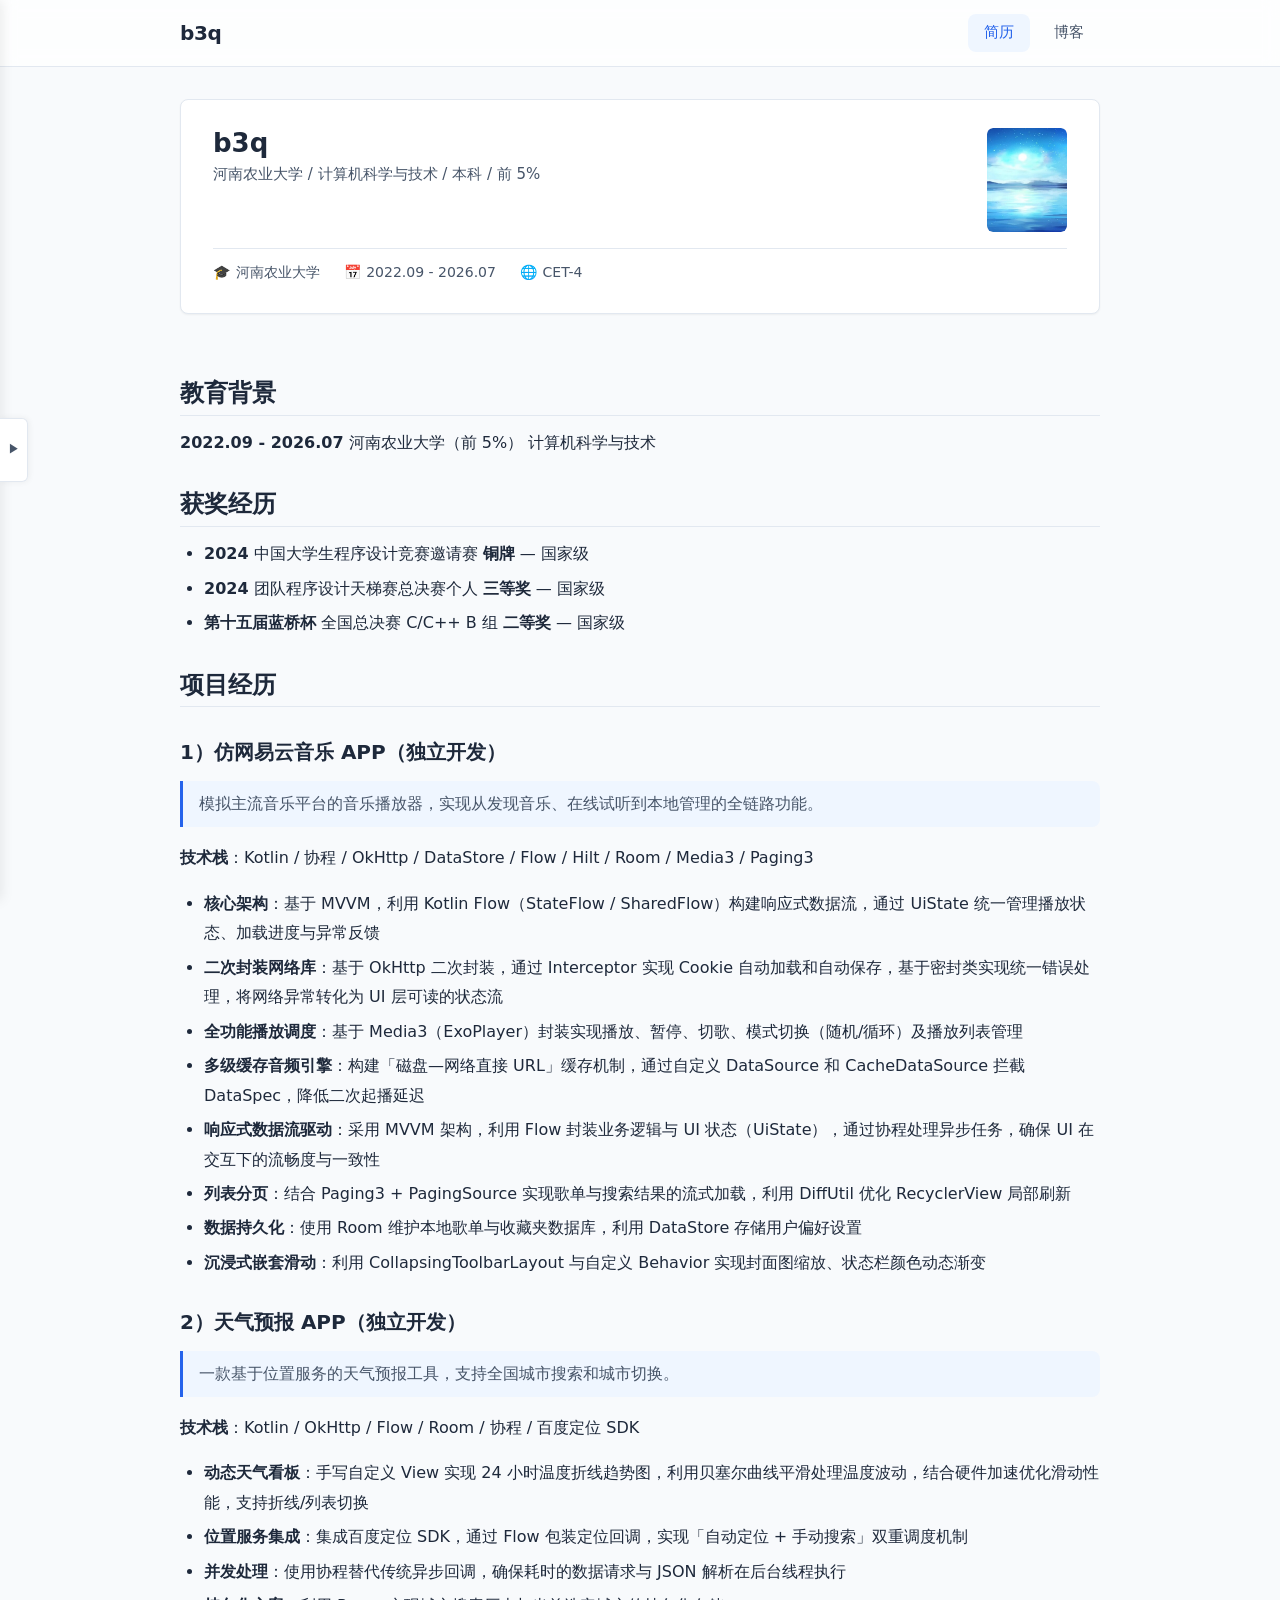
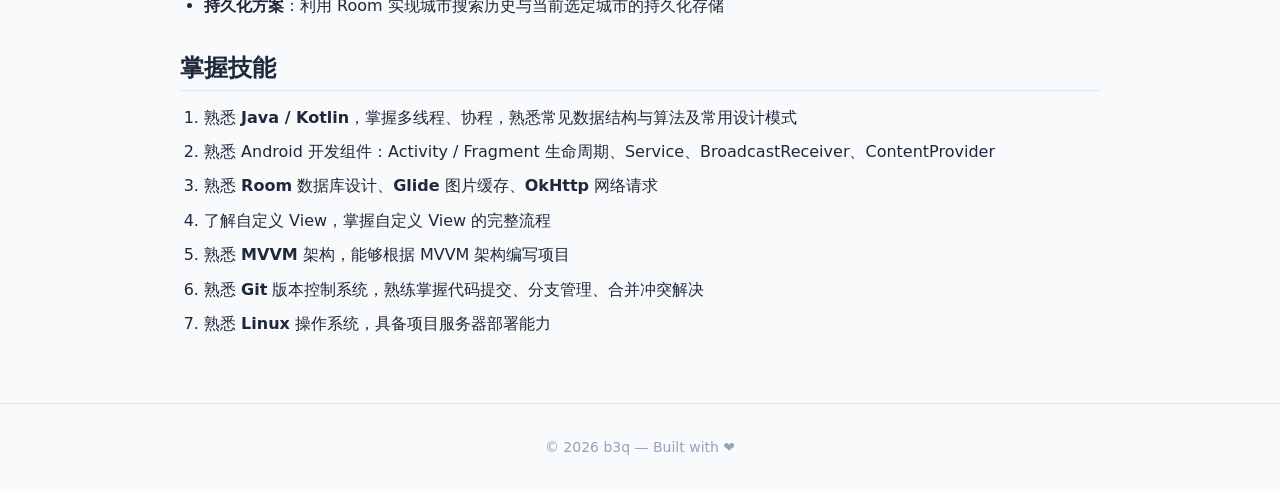
<file: index.html>
<!DOCTYPE html>
<html lang="zh-CN">
<head>
    <meta charset="UTF-8">
    <meta name="viewport" content="width=device-width, initial-scale=1.0">
    <meta name="description" content="严先明 - 个人简历">
    <meta name="referrer" content="no-referrer">
    <title>个人简历 | b3q</title>
    <link rel="stylesheet" href="css/styles.css">
</head>
<body>

    <header class="navbar">
        <div class="container">
            <a href="index.html" class="logo">b3q</a>
            <nav>
                <ul class="nav-links">
                    <li><a href="index.html" class="active">简历</a></li>
                    <li><a href="blogs/blog.html">博客</a></li>
                </ul>
            </nav>
        </div>
    </header>

    <main class="container">

        <!-- BOSS直聘风格简历头部 -->
        <section class="resume-header" id="resume-header" style="display:none">
            <div class="resume-header-top">
                <div class="resume-avatar" id="r-avatar">严</div>
                <div class="resume-name-box">
                    <h1 class="resume-name" id="r-name"></h1>
                    <p class="resume-brief" id="r-brief"></p>
                </div>
            </div>
            <div class="resume-info-bar" id="r-info-bar"></div>
        </section>

        <!-- Markdown 正文 -->
        <div class="post-content" id="resume-content">
            <p style="text-align:center;color:var(--color-text-muted);padding:3rem 0;">加载中...</p>
        </div>

    </main>

    <footer class="footer">
        <div class="container">
            <p>&copy; 2026 b3q — Built with ❤️</p>
        </div>
    </footer>

    <script>
    (async function () {
        const el = document.getElementById('resume-content');
        try {
            const resp = await fetch('blogs/posts/个人简历.json');
            if (!resp.ok) throw new Error('简历数据加载失败');
            const r = await resp.json();

            // === BOSS直聘风格头部 ===
            document.getElementById('resume-header').style.display = '';
            document.getElementById('r-name').textContent = r.name || r.title;

            // 头像：有图片则显示图片，否则显示姓名首字
            const avatarEl = document.getElementById('r-avatar');
            if (r.avatar && r.avatar.trim()) {
                avatarEl.innerHTML = `<img src="${escHtml(r.avatar.trim())}" alt="${escHtml(r.name || '')}" class="resume-avatar-img">`;
            } else {
                avatarEl.textContent = (r.name || '?')[0];
            }

            const rank = r.rank || '';
            document.getElementById('r-brief').textContent =
                [r.school, r.major, r.degree, rank].filter(Boolean).join(' / ');

            const infoItems = [];
            if (r.phone)  infoItems.push({ icon: '📱', text: r.phone });
            if (r.school) infoItems.push({ icon: '🎓', text: r.school });
            if (r.period) infoItems.push({ icon: '📅', text: r.period });
            if (r.english) infoItems.push({ icon: '🌐', text: r.english });

            document.getElementById('r-info-bar').innerHTML = infoItems
                .map(i => `<span class="resume-info-item"><span class="resume-info-icon">${i.icon}</span>${escHtml(i.text)}</span>`)
                .join('');

            // === Markdown 正文 ===
            document.title = r.title + ' | b3q';
            el.innerHTML = r.bodyHtml;

            // === 左侧快速索引 (TOC) ===
            buildTOC(el);

        } catch (err) {
            console.error(err);
            el.innerHTML = '<p style="text-align:center;color:var(--color-text-muted);padding:3rem 0;">简历加载失败，请先运行 <code>node js/build.js</code></p>';
        }
    })();

    function escHtml(str) {
        const div = document.createElement('div');
        div.textContent = str;
        return div.innerHTML;
    }

    /** 构建左侧目录（与 post.html 同款手风琴 TOC） */
    function buildTOC(contentEl) {
        const headings = contentEl.querySelectorAll('h1, h2, h3, h4, h5, h6');
        if (headings.length < 2) return;

        const items = [];
        const usedIds = new Set();
        headings.forEach(h => {
            let id = h.textContent.trim()
                .toLowerCase()
                .replace(/[^\w一-鿿]+/g, '-')
                .replace(/^-|-$/g, '')
                .replace(/-{2,}/g, '-');
            if (!id) id = 'heading';
            if (usedIds.has(id)) {
                let n = 2;
                while (usedIds.has(id + '-' + n)) n++;
                id = id + '-' + n;
            }
            usedIds.add(id);
            h.id = id;
            items.push({ level: parseInt(h.tagName[1]), text: h.textContent.trim(), id, children: [] });
        });

        // 构建嵌套树
        const tree = [];
        const stack = [];
        items.forEach(item => {
            while (stack.length > 0 && stack[stack.length - 1].level >= item.level) stack.pop();
            if (stack.length === 0) tree.push(item);
            else stack[stack.length - 1].children.push(item);
            stack.push(item);
        });

        function renderTree(nodes) {
            if (!nodes.length) return '';
            let h = '<ul class="toc-list">';
            nodes.forEach(node => {
                const hasChildren = node.children.length > 0;
                h += '<li class="toc-item" data-level="' + node.level + '">';
                h += '<div class="toc-node">';
                if (hasChildren) h += '<span class="toc-arrow">▼</span>';
                h += '<a href="#' + node.id + '" title="' + escHtml(node.text) + '">' + escHtml(node.text) + '</a>';
                h += '</div>';
                if (hasChildren) h += renderTree(node.children);
                h += '</li>';
            });
            h += '</ul>';
            return h;
        }

        const panel = document.createElement('aside');
        panel.className = 'toc-panel';
        panel.innerHTML = '<div class="toc-title">📑 目录</div>' + renderTree(tree);

        const toggle = document.createElement('button');
        toggle.className = 'toc-toggle';
        toggle.innerHTML = '▶';
        toggle.title = '显示目录';
        toggle.setAttribute('aria-label', '切换目录');

        let isOpen = false;
        toggle.addEventListener('click', () => {
            isOpen = !isOpen;
            panel.classList.toggle('toc-open', isOpen);
            toggle.classList.toggle('toc-toggle-open', isOpen);
            toggle.innerHTML = isOpen ? '◀' : '▶';
            toggle.title = isOpen ? '隐藏目录' : '显示目录';
        });

        panel.addEventListener('click', (e) => {
            if (e.target.tagName === 'A') {
                setTimeout(() => {
                    isOpen = false;
                    panel.classList.remove('toc-open');
                    toggle.classList.remove('toc-toggle-open');
                    toggle.innerHTML = '▶';
                    toggle.title = '显示目录';
                }, 200);
            }
            // 手风琴折叠
            const arrow = e.target.closest('.toc-arrow');
            if (arrow) {
                e.preventDefault();
                e.stopPropagation();
                const li = arrow.closest('.toc-item');
                if (li) li.classList.toggle('toc-collapsed');
            }
        });

        document.addEventListener('click', (e) => {
            if (isOpen && !panel.contains(e.target) && e.target !== toggle) {
                isOpen = false;
                panel.classList.remove('toc-open');
                toggle.classList.remove('toc-toggle-open');
                toggle.innerHTML = '▶';
                toggle.title = '显示目录';
            }
        });

        document.body.appendChild(panel);
        document.body.appendChild(toggle);
    }
    </script>

</body>
</html>
</file>
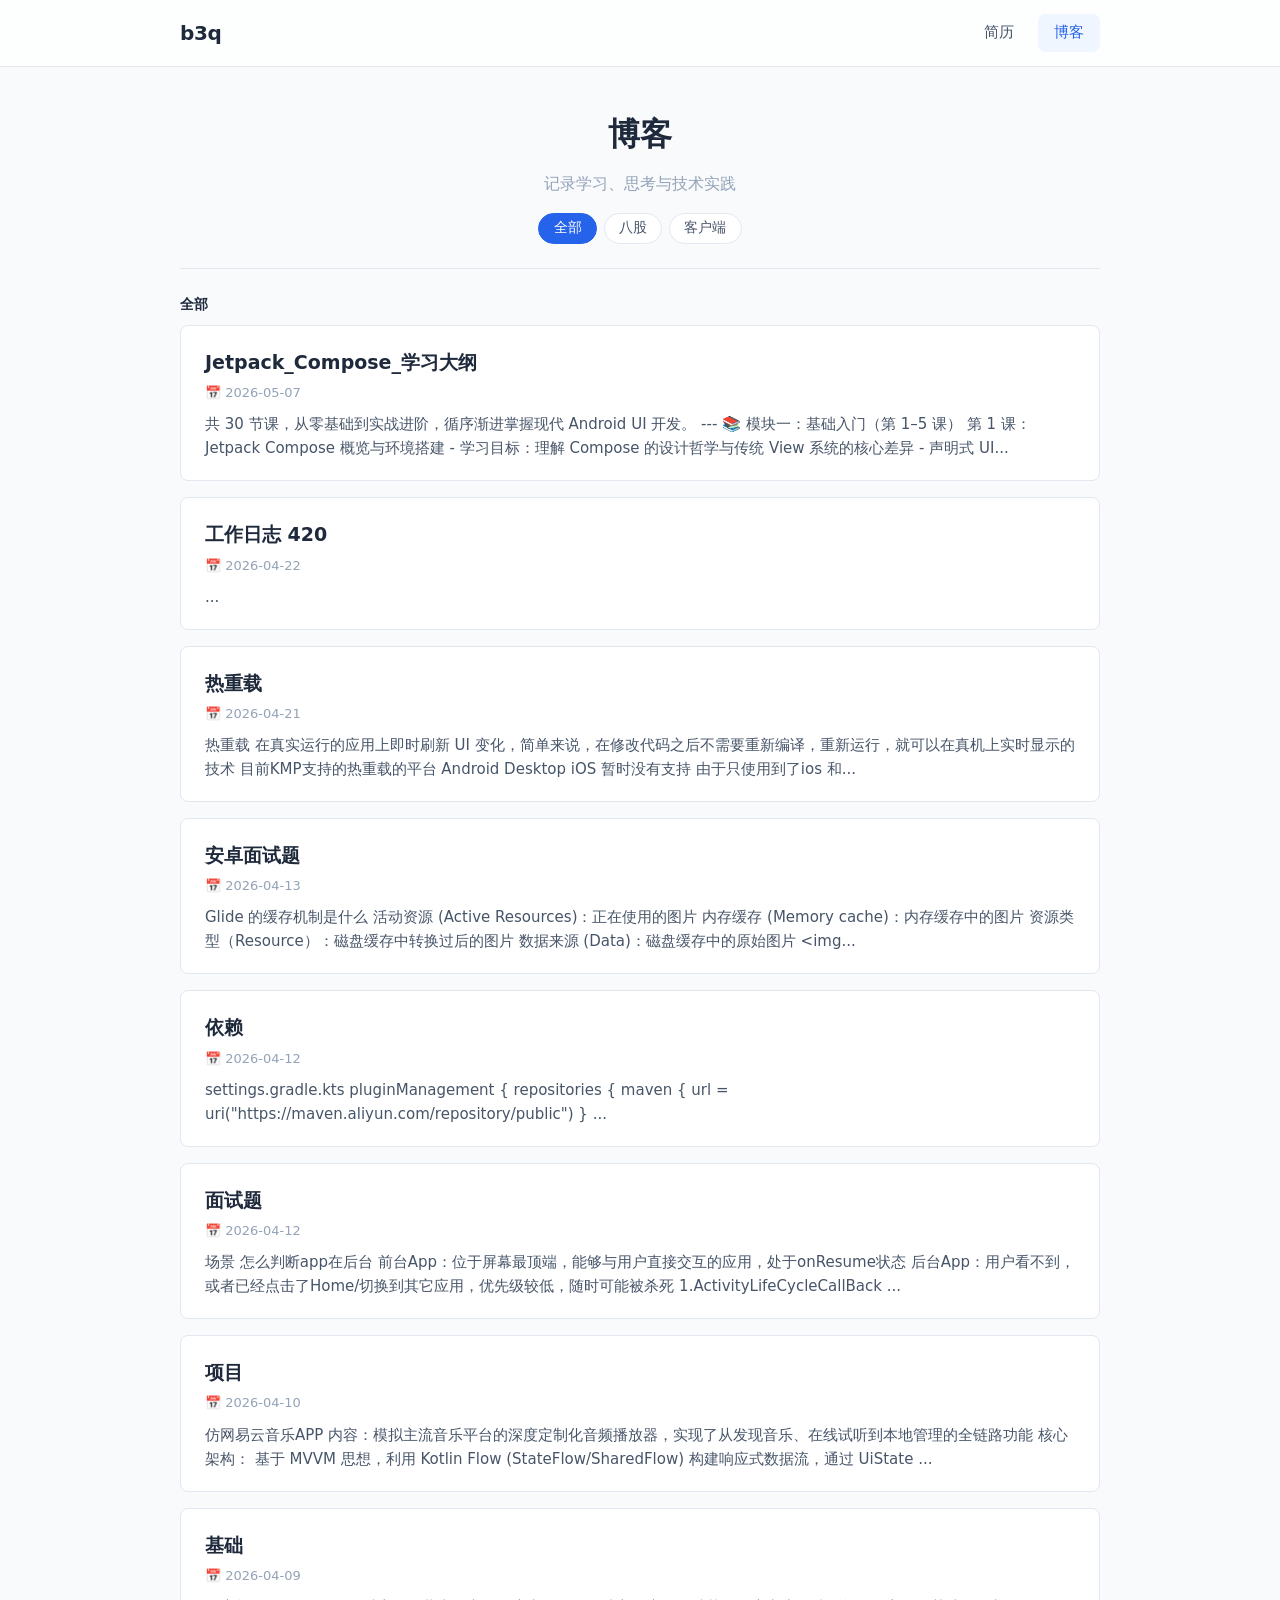
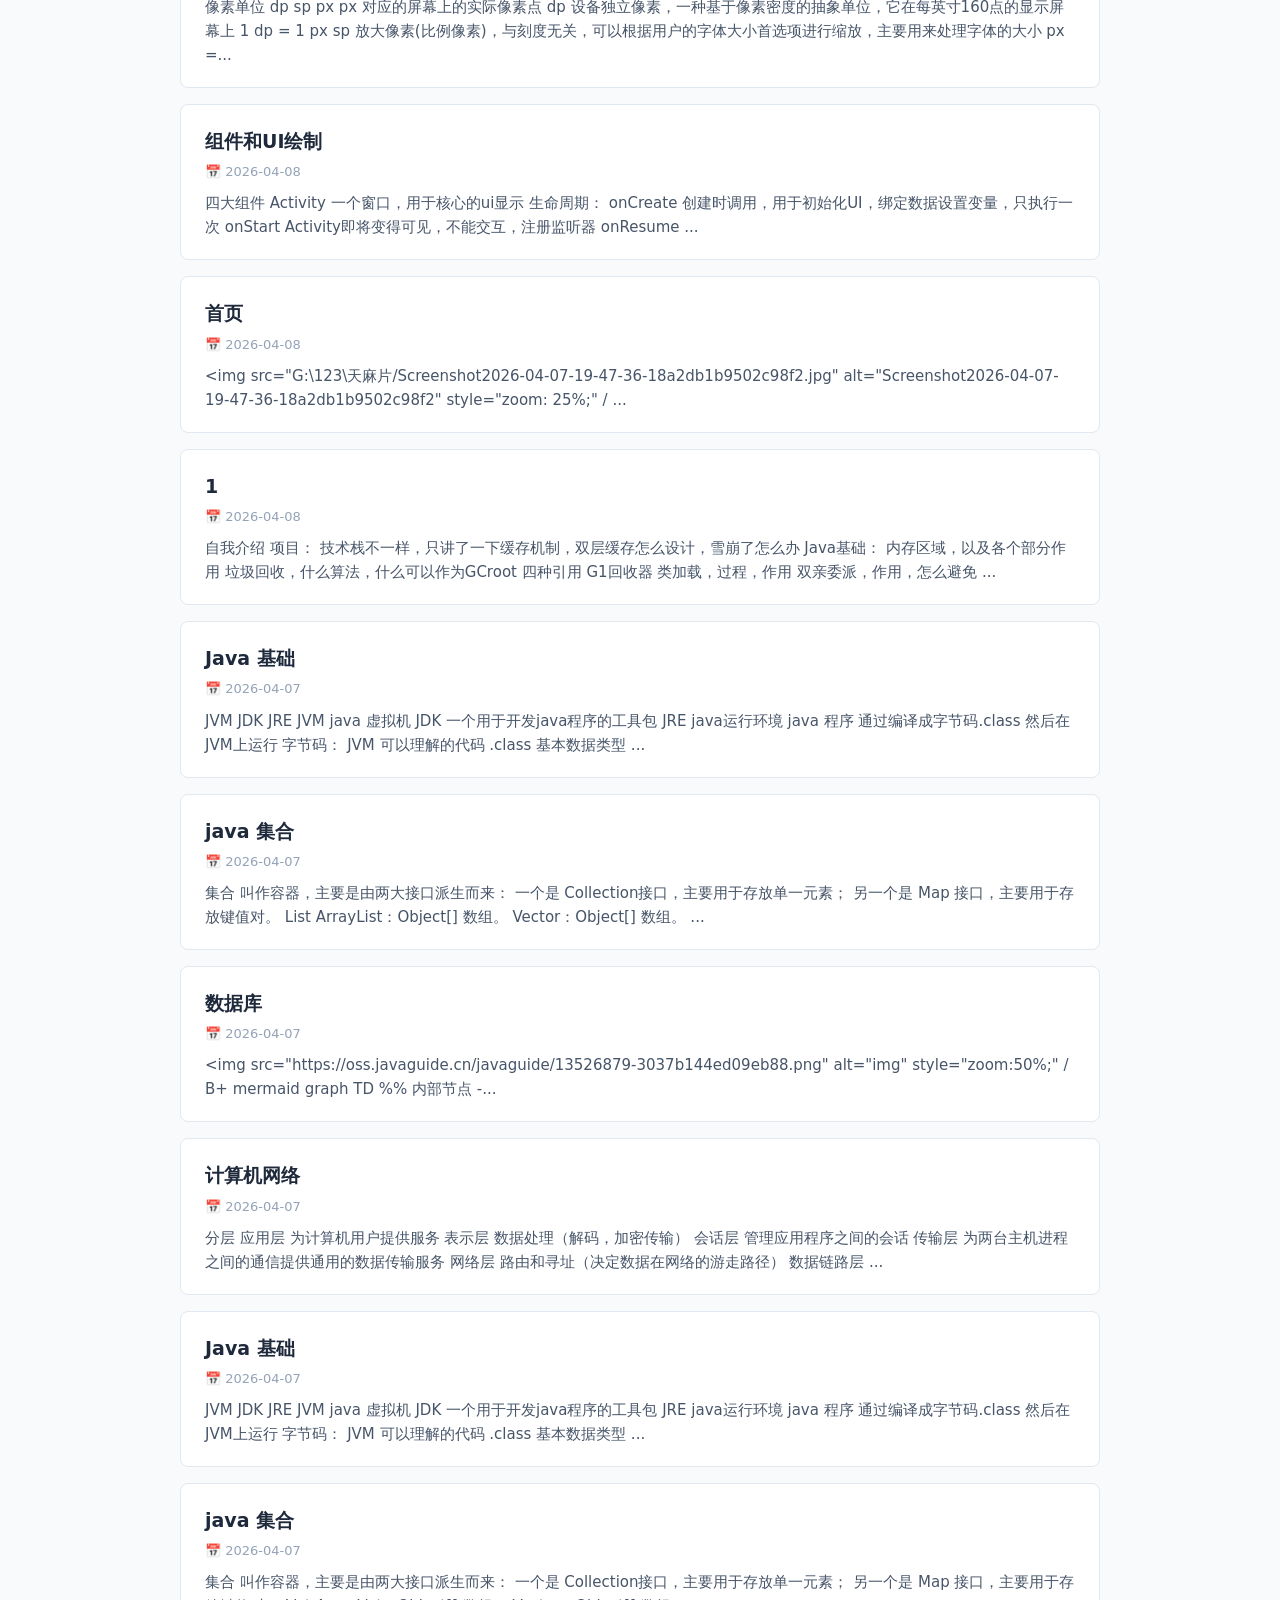
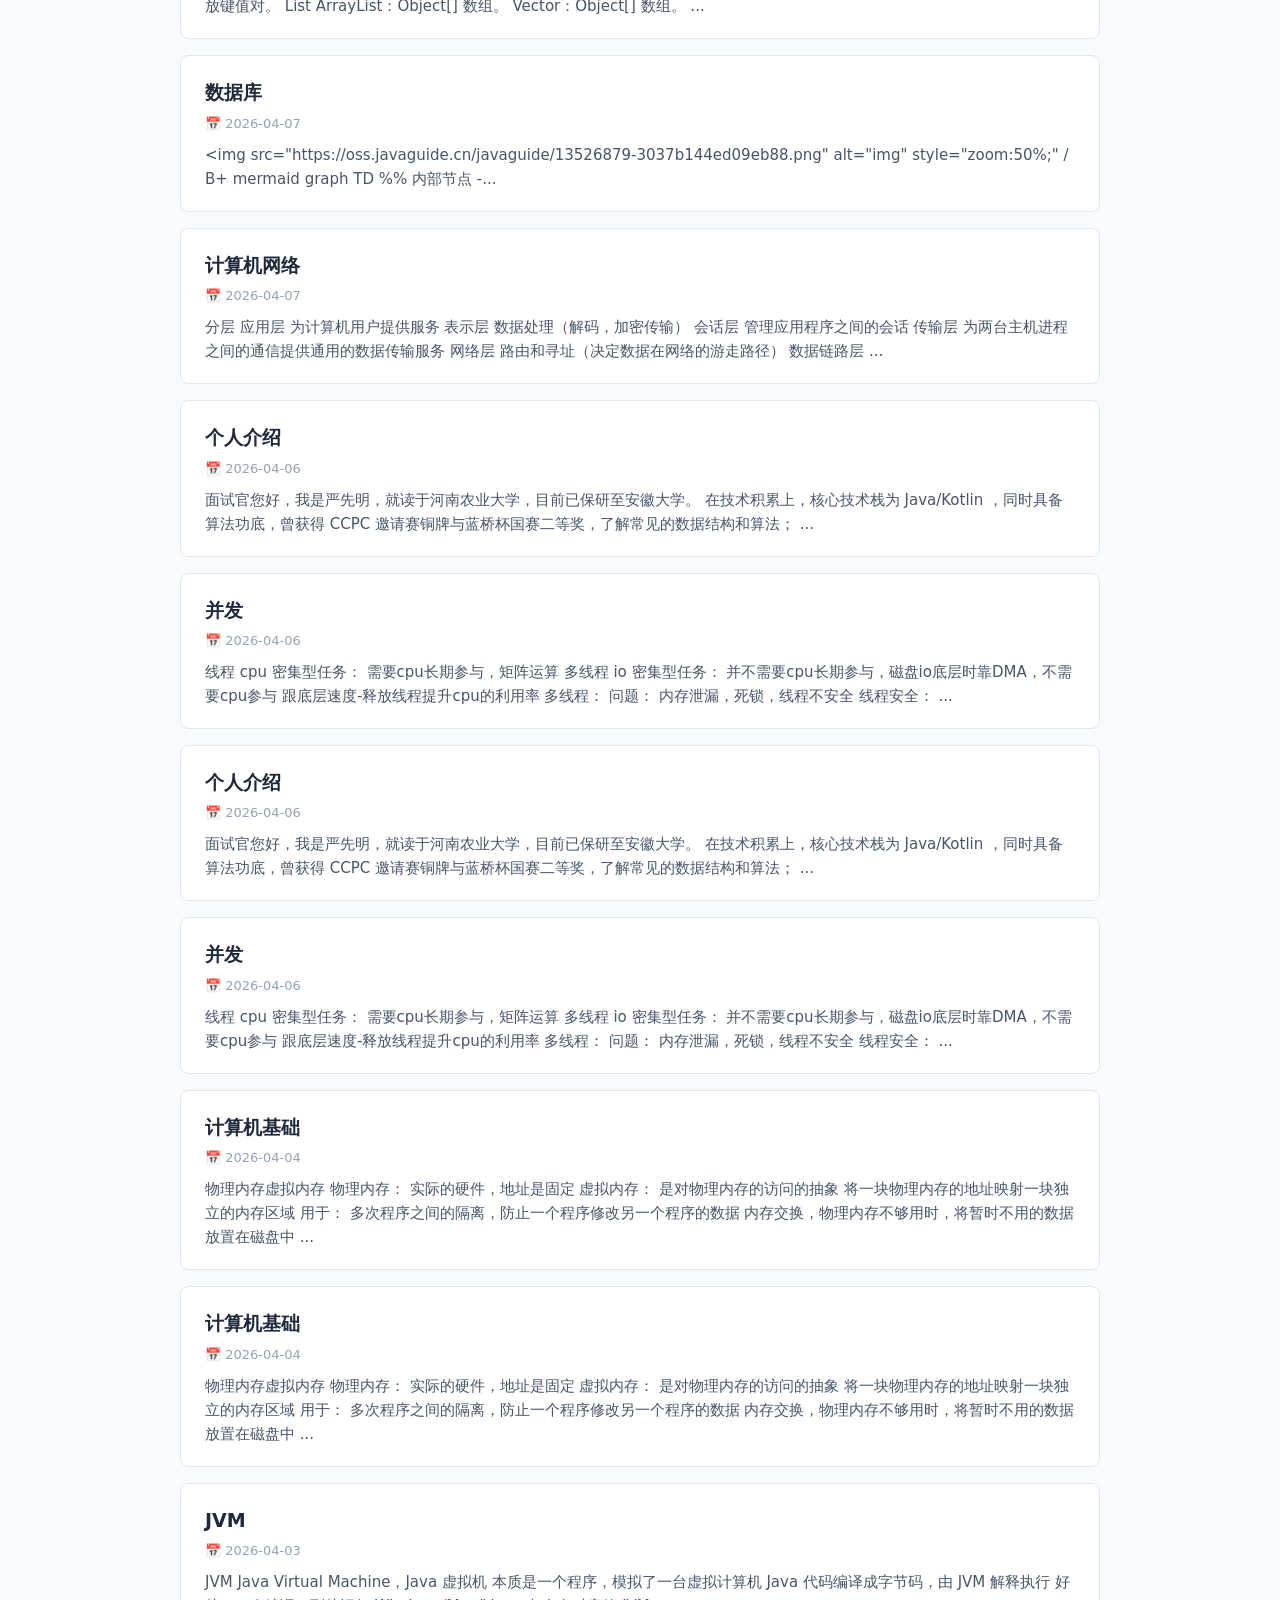
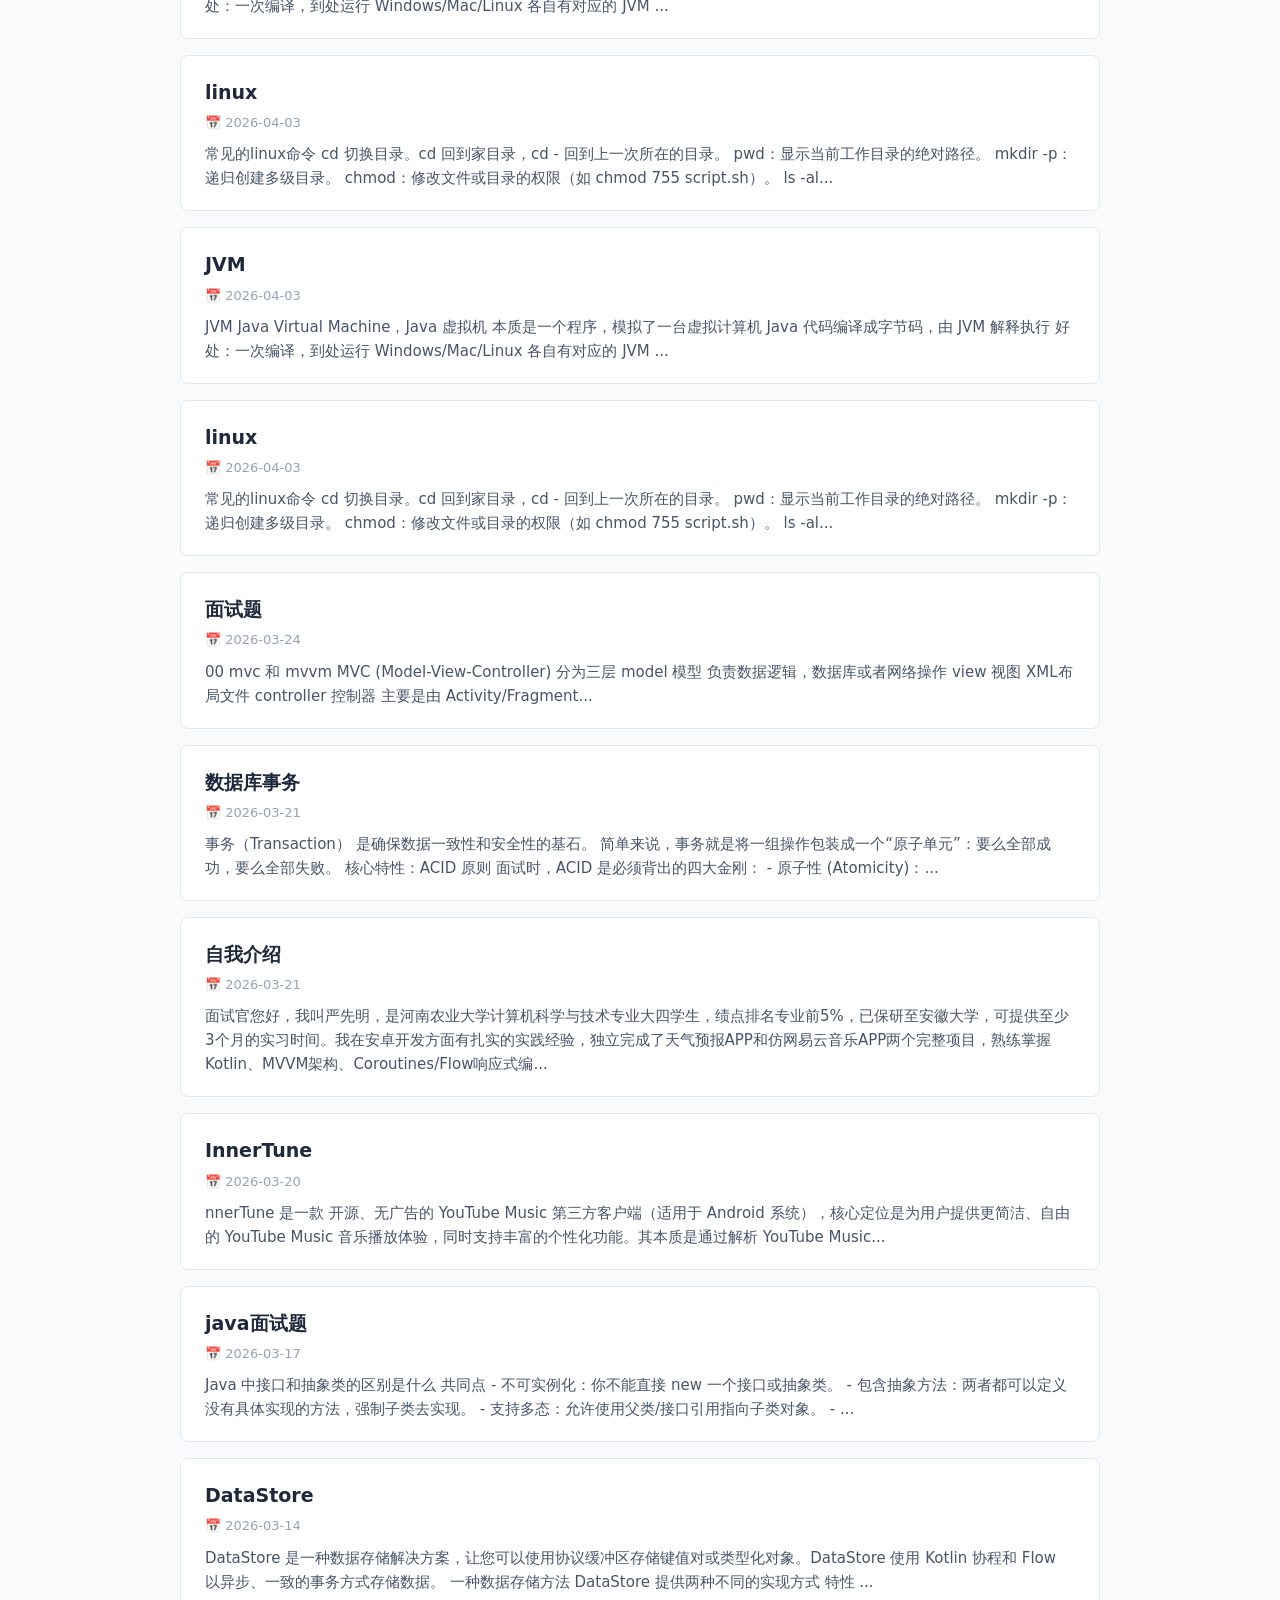
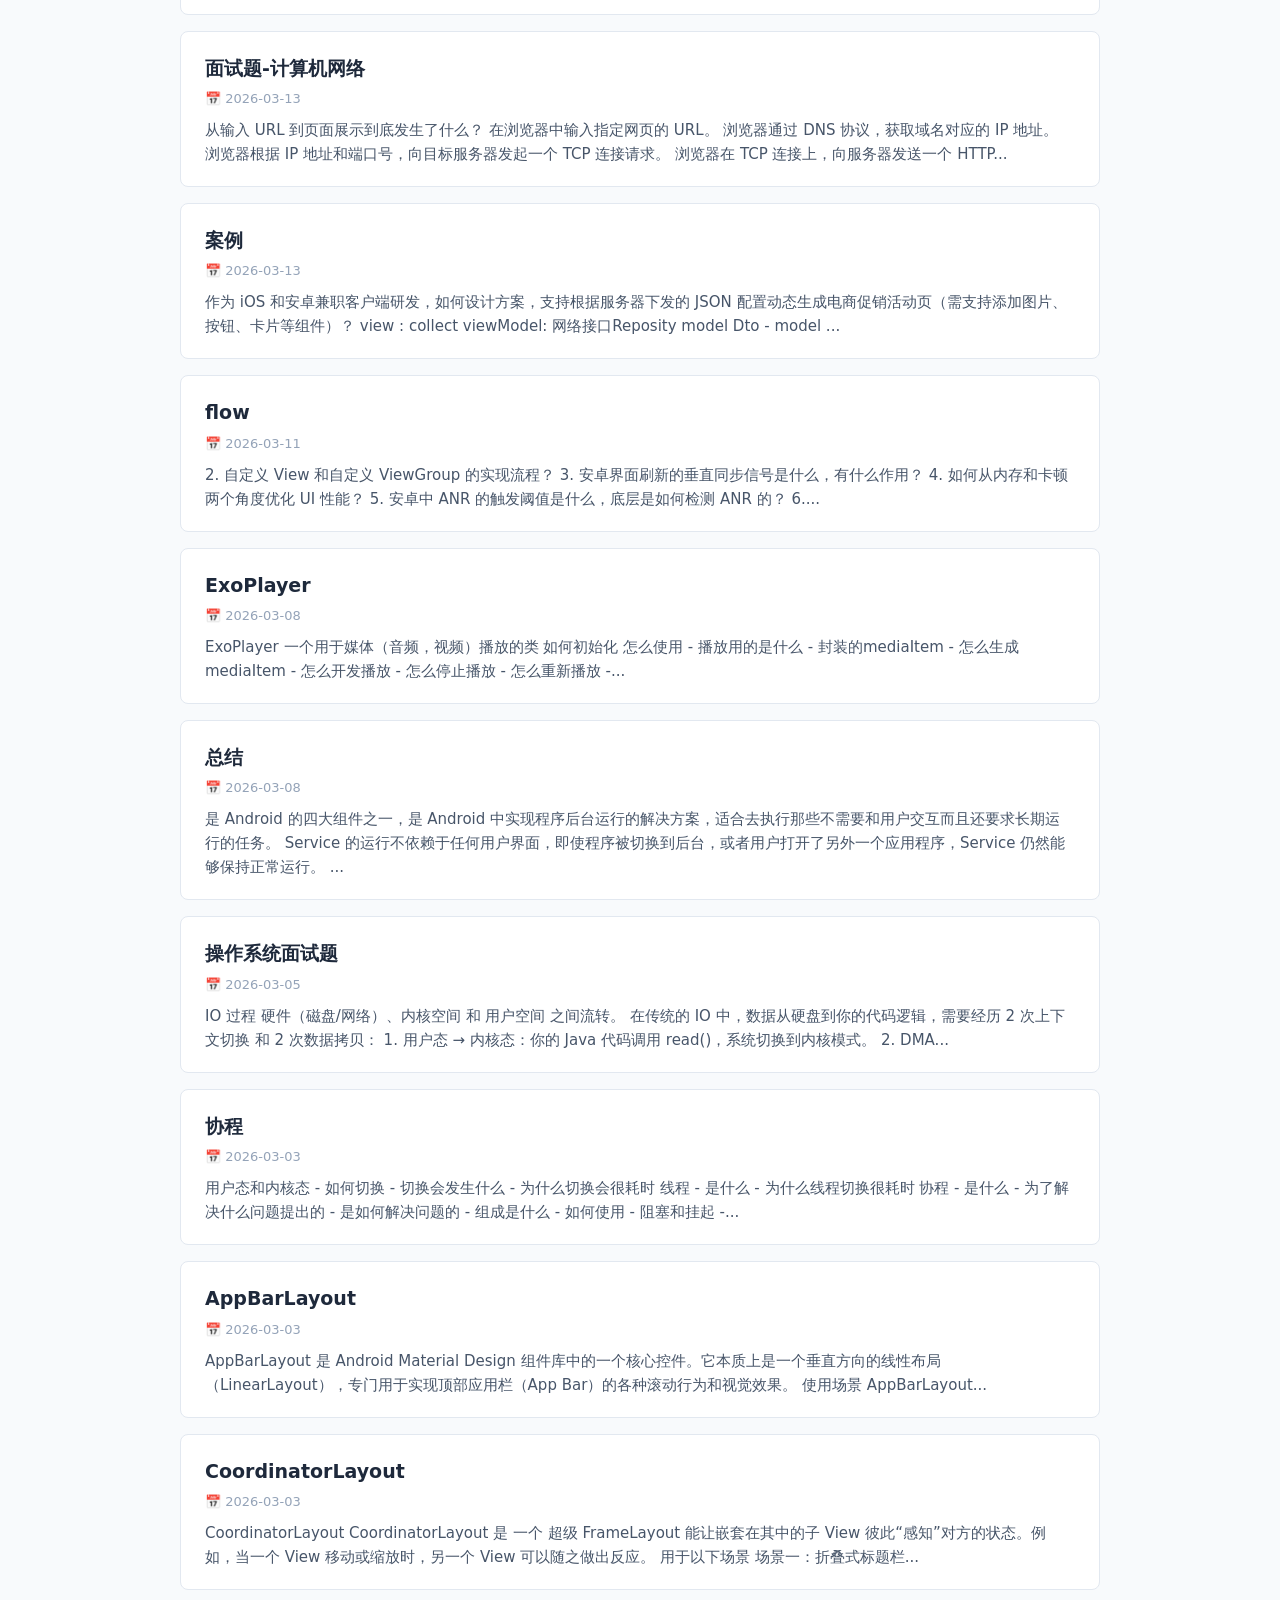
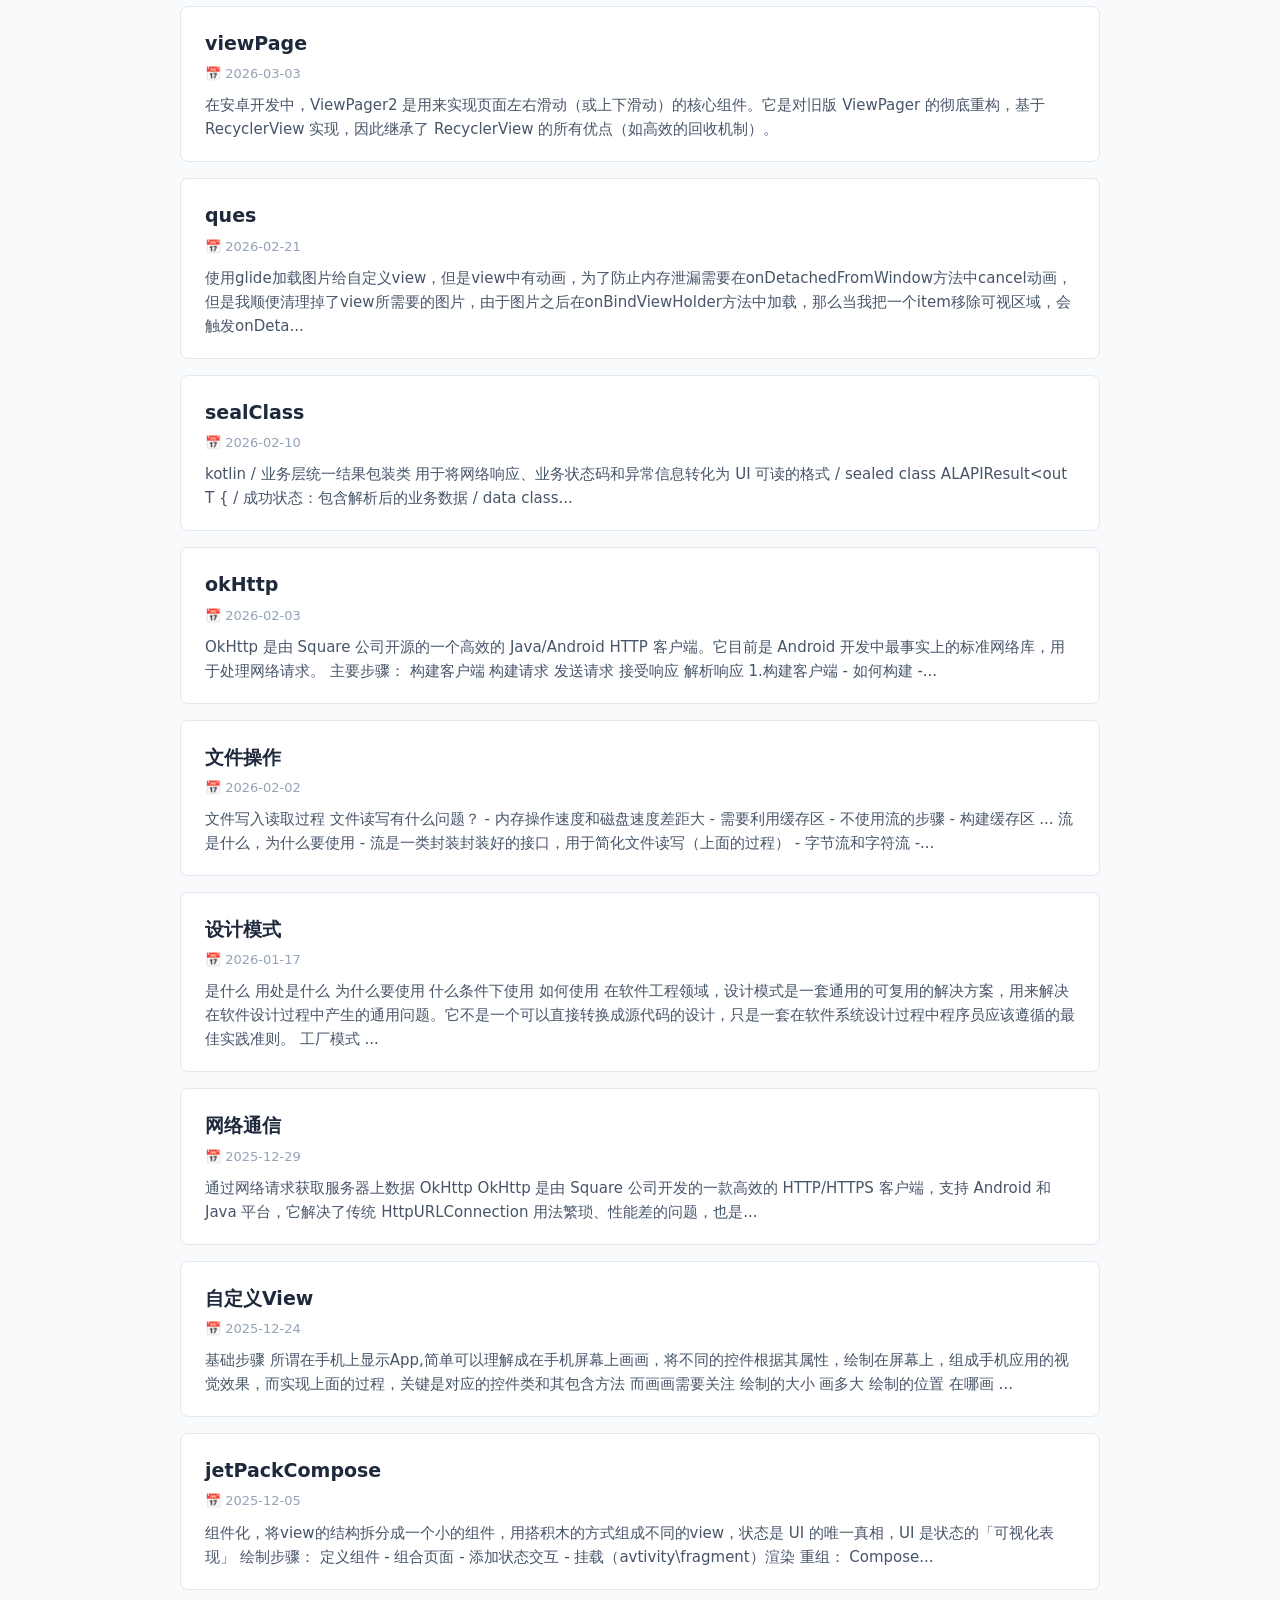
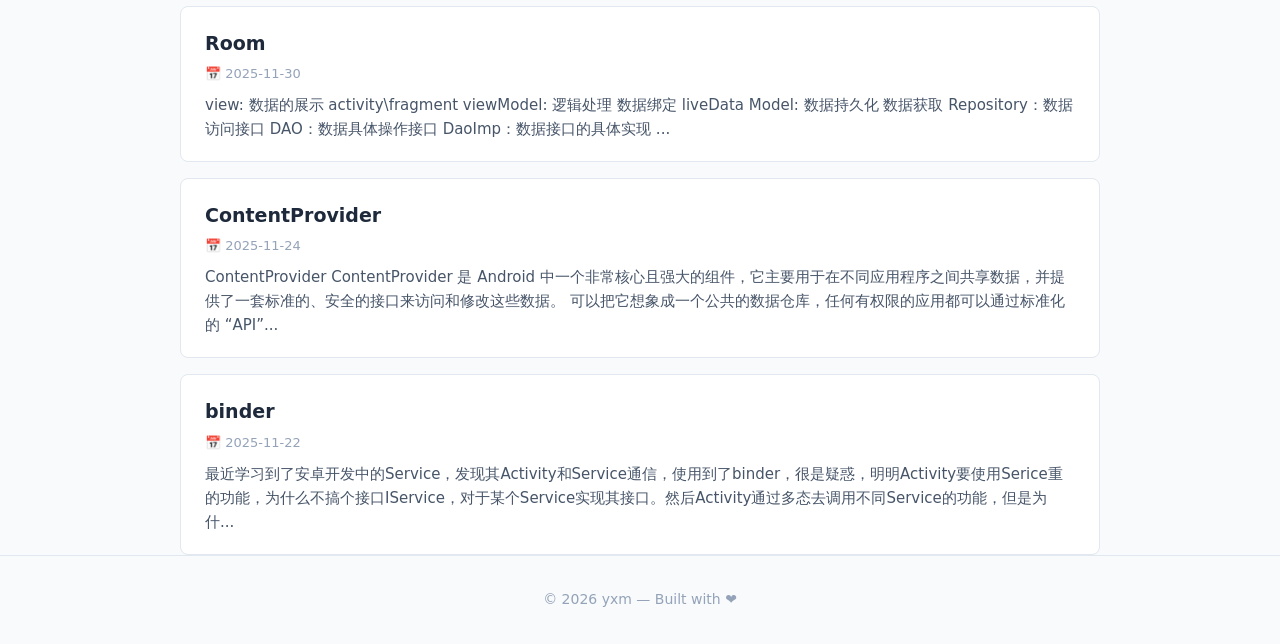
<file: blogs/blog.html>
<!DOCTYPE html>
<html lang="zh-CN">
<head>
    <meta charset="UTF-8">
    <meta name="viewport" content="width=device-width, initial-scale=1.0">
    <meta name="description" content="个人博客">
    <meta name="referrer" content="no-referrer">
    <title>博客 | b3q</title>
    <link rel="stylesheet" href="../css/styles.css">
</head>
<body>

    <header class="navbar">
        <div class="container">
            <a href="../index.html" class="logo">b3q</a>
            <nav>
                <ul class="nav-links">
                    <li><a href="../index.html">简历</a></li>
                    <li><a href="blog.html" class="active">博客</a></li>
                </ul>
            </nav>
        </div>
    </header>

    <main class="container">
        <section id="blog-list-view">
            <div class="blog-header">
                <h1>博客</h1>
                <p>记录学习、思考与技术实践</p>
            </div>
            <nav id="blog-tabs" class="blog-tabs"></nav>
            <nav id="blog-breadcrumb" class="blog-breadcrumb"></nav>
            <div id="post-list-container">
                <p class="post-empty">加载中...</p>
            </div>
        </section>
    </main>

    <footer class="footer">
        <div class="container">
            <p>&copy; 2026 yxm — Built with ❤️</p>
        </div>
    </footer>

    <script src="../js/blog.js"></script>

</body>
</html>
</file>
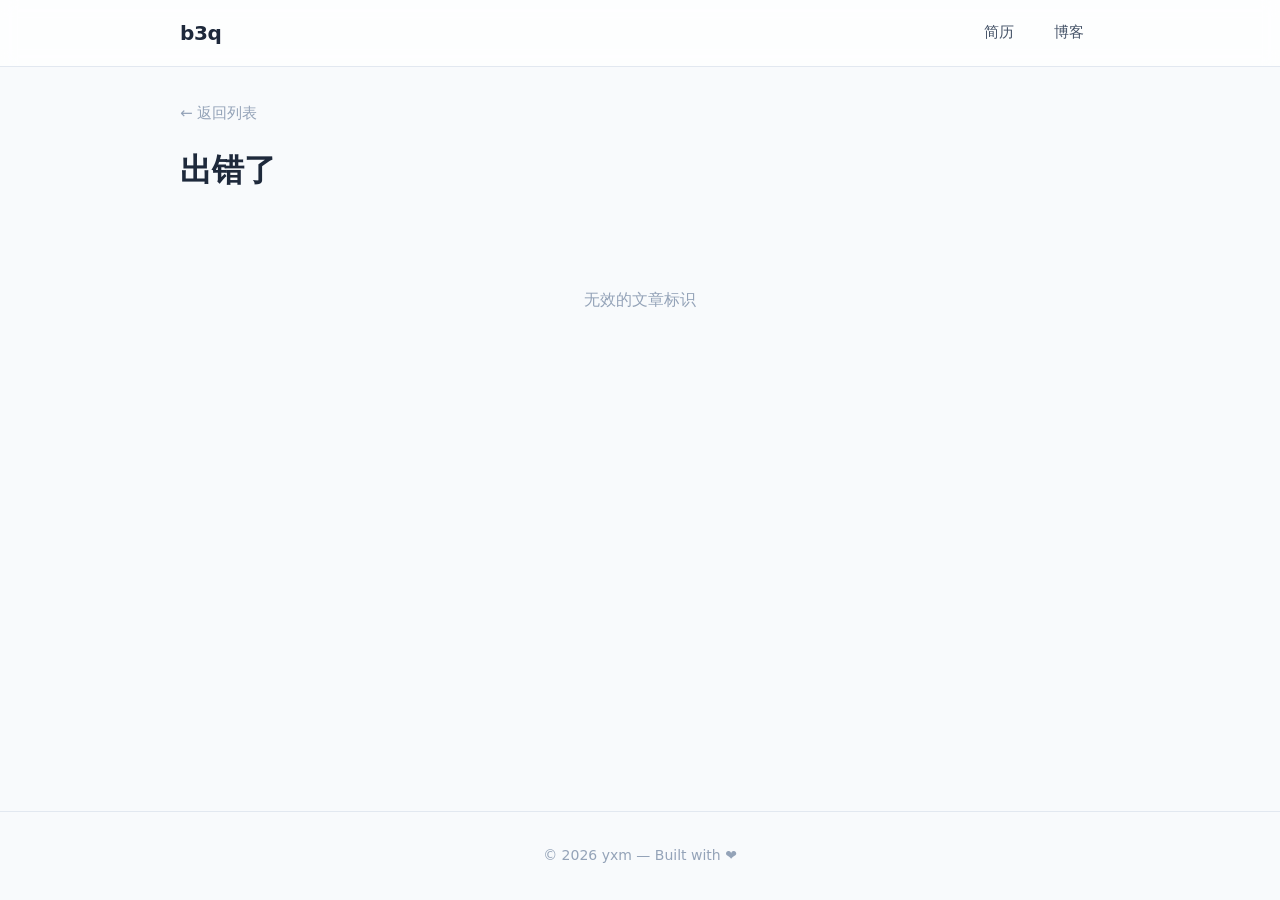
<file: blogs/post.html>
<!DOCTYPE html>
<html lang="zh-CN">
<head>
    <meta charset="UTF-8">
    <meta name="viewport" content="width=device-width, initial-scale=1.0">
    <meta name="description" content="博客文章">
    <meta name="referrer" content="no-referrer">
    <title>文章 | b3q</title>
    <link rel="stylesheet" href="../css/styles.css">
<body>

    <header class="navbar">
        <div class="container">
            <a href="../index.html" class="logo">b3q</a>
            <nav>
                <ul class="nav-links">
                    <li><a href="../index.html">简历</a></li>
                    <li><a href="blog.html">博客</a></li>
                </ul>
            </nav>
        </div>
    </header>

    <main class="container">
        <article id="post-detail">
            <div class="post-detail-header">
                <a href="blog.html" class="back-link">← 返回列表</a>
                <h1 id="detail-title">加载中...</h1>
                <div class="post-meta" id="detail-meta"></div>
            </div>
            <div class="post-content" id="detail-content"></div>
        </article>
    </main>

    <footer class="footer">
        <div class="container">
            <p>&copy; 2026 yxm — Built with ❤️</p>
        </div>
    </footer>

    <script src="../js/post.js"></script>

</body>
</html>
</file>
<file: css/styles.css>
/* ================================================================
   styles.css — 个人博客统一样式
   主题切换：在 <html> 上设置 data-theme="dark" 即可切换深色
   ================================================================ */

/* ================================================================
   1. CSS 变量 — 修改此处即可换肤
   ================================================================ */
:root {
    /* ----- 主题色 ----- */
    --color-primary:            #2563eb;
    --color-primary-hover:      #1d4ed8;
    --color-primary-light:      #eff6ff;

    /* ----- 表面 / 背景 ----- */
    --color-bg:                 #f8fafc;
    --color-surface:            #ffffff;
    --color-surface-glass:      rgba(255, 255, 255, 0.72);   /* 导航栏毛玻璃 */

    /* ----- 文字 ----- */
    --color-text:               #1e293b;
    --color-text-secondary:     #475569;
    --color-text-muted:         #94a3b8;

    /* ----- 边框 / 分割 ----- */
    --color-border:             #e2e8f0;

    /* ----- 标签 ----- */
    --color-tag-bg:             #dbeafe;
    --color-tag-text:           #1e40af;

    /* ----- 行内代码 ----- */
    --color-inline-code-bg:     #f1f5f9;
    --color-inline-code-text:   #e11d48;

    /* ----- 代码块（深色不变） ----- */
    --color-code-bg:            #1e293b;
    --color-code-text:          #e2e8f0;

    /* ----- Mermaid 图表 ----- */
    --color-mermaid-bg:         #fafafa;

    /* ----- 复制按钮 ----- */
    --color-copy-btn-bg:        rgba(255, 255, 255, 0.10);
    --color-copy-btn-border:    rgba(255, 255, 255, 0.15);
    --color-copy-btn-hover-bg:  rgba(255, 255, 255, 0.20);

    /* ----- 阴影（浅色主题） ----- */
    --shadow-sm:                0 1px 2px rgba(0, 0, 0, 0.05);
    --shadow-md:                0 4px 6px -1px rgba(0, 0, 0, 0.07),
                                0 2px 4px -2px rgba(0, 0, 0, 0.05);
    --shadow-toc-toggle:        1px 0 6px rgba(0, 0, 0, 0.06);
    --shadow-toc-panel:         2px 0 12px rgba(0, 0, 0, 0.08);

    /* ----- 排版 ----- */
    --font-sans:                'Segoe UI', 'PingFang SC', 'Microsoft YaHei',
                                system-ui, -apple-system, sans-serif;
    --font-mono:                'Cascadia Code', 'Fira Code', 'JetBrains Mono',
                                'Consolas', monospace;
    --font-size-base:           16px;
    --line-height-base:         1.7;

    /* ----- 布局 / 间距 ----- */
    --max-width:                960px;
    --radius:                   8px;
    --toc-width:                280px;
    --toc-width-mobile:         240px;
}

/* ================================================================
   2. 深色主题 — 将 <html data-theme="dark"> 即可启用
   ================================================================ */
[data-theme="dark"] {
    --color-primary:            #60a5fa;
    --color-primary-hover:      #93bbfd;
    --color-primary-light:      #1e3a5f;

    --color-bg:                 #0f172a;
    --color-surface:            #1e293b;
    --color-surface-glass:      rgba(30, 41, 59, 0.85);

    --color-text:               #f1f5f9;
    --color-text-secondary:     #cbd5e1;
    --color-text-muted:         #64748b;

    --color-border:             #334155;

    --color-tag-bg:             #1e3a5f;
    --color-tag-text:           #93bbfd;

    --color-inline-code-bg:     #334155;
    --color-inline-code-text:   #fb7185;

    --color-code-bg:            #0f172a;
    --color-code-text:          #e2e8f0;

    --color-mermaid-bg:         #1a2332;

    --color-copy-btn-bg:        rgba(255, 255, 255, 0.08);
    --color-copy-btn-border:    rgba(255, 255, 255, 0.12);
    --color-copy-btn-hover-bg:  rgba(255, 255, 255, 0.18);

    --shadow-sm:                0 1px 2px rgba(0, 0, 0, 0.30);
    --shadow-md:                0 4px 6px -1px rgba(0, 0, 0, 0.40),
                                0 2px 4px -2px rgba(0, 0, 0, 0.30);
    --shadow-toc-toggle:        1px 0 6px rgba(0, 0, 0, 0.25);
    --shadow-toc-panel:         2px 0 12px rgba(0, 0, 0, 0.35);
}

/* ================================================================
   3. Reset
   ================================================================ */
*,
*::before,
*::after {
    margin: 0;
    padding: 0;
    box-sizing: border-box;
}

html {
    font-size: var(--font-size-base);
    scroll-behavior: smooth;
    -webkit-font-smoothing: antialiased;
}

body {
    font-family: var(--font-sans);
    background: var(--color-bg);
    color: var(--color-text);
    line-height: var(--line-height-base);
    min-height: 100vh;
    display: flex;
    flex-direction: column;
}

a {
    color: var(--color-primary);
    text-decoration: none;
    transition: color .2s;
}
a:hover {
    color: var(--color-primary-hover);
}

img {
    max-width: 100%;
    height: auto;
    display: block;
}

/* ----- 容器 ----- */
.container {
    width: 100%;
    max-width: var(--max-width);
    margin: 0 auto;
    padding: 0 1.25rem;
}

/* ================================================================
   4. 导航栏
   ================================================================ */
.navbar {
    background: var(--color-surface-glass);
    border-bottom: 1px solid var(--color-border);
    padding: .875rem 0;
    position: sticky;
    top: 0;
    z-index: 100;
    -webkit-backdrop-filter: blur(8px);
    backdrop-filter: blur(8px);
}
.navbar .container {
    display: flex;
    align-items: center;
    justify-content: space-between;
}
.navbar .logo {
    font-size: 1.25rem;
    font-weight: 700;
    color: var(--color-text);
    letter-spacing: -.02em;
}
.navbar .logo:hover {
    color: var(--color-primary);
}
.navbar .nav-links {
    display: flex;
    list-style: none;
    gap: .5rem;
}
.navbar .nav-links a {
    display: inline-block;
    padding: .4rem 1rem;
    border-radius: var(--radius);
    color: var(--color-text-secondary);
    font-weight: 500;
    font-size: .9375rem;
}
.navbar .nav-links a:hover,
.navbar .nav-links a.active {
    background: var(--color-primary-light);
    color: var(--color-primary);
}

/* ================================================================
   5. 页脚
   ================================================================ */
.footer {
    margin-top: auto;
    text-align: center;
    padding: 2rem 1rem;
    color: var(--color-text-muted);
    font-size: .875rem;
    border-top: 1px solid var(--color-border);
}

/* ================================================================
   6. 简历页 (index.html) — BOSS直聘风格
   ================================================================ */

/* -- BOSS直聘风格头部卡片 -- */
.resume-header {
    background: var(--color-surface);
    border: 1px solid var(--color-border);
    border-radius: var(--radius);
    padding: 1.75rem 2rem;
    margin: 2rem 0 .5rem;
    box-shadow: var(--shadow-sm);
}
.resume-header-top {
    display: flex;
    align-items: flex-start;
    justify-content: space-between;
    gap: 1.5rem;
    margin-bottom: 1rem;
}
.resume-avatar {
    width: 80px;
    height: 104px;
    border-radius: 6px;
    background: var(--color-border);
    color: var(--color-text-muted);
    display: flex;
    align-items: center;
    justify-content: center;
    font-size: 1.25rem;
    font-weight: 700;
    flex-shrink: 0;
    overflow: hidden;
    order: 2;
}
.resume-avatar-img {
    width: 100%;
    height: 100%;
    object-fit: cover;
    border-radius: 6px;
}
.resume-name-box {
    flex: 1;
}
.resume-name {
    font-size: 1.625rem;
    font-weight: 700;
    margin: 0 0 .15rem;
    line-height: 1.2;
}
.resume-brief {
    color: var(--color-text-secondary);
    font-size: .9375rem;
    margin: 0;
}

/* -- 信息栏（图标行） -- */
.resume-info-bar {
    display: flex;
    flex-wrap: wrap;
    gap: .75rem 1.5rem;
    padding-top: .75rem;
    border-top: 1px solid var(--color-border);
}
.resume-info-item {
    display: inline-flex;
    align-items: center;
    gap: .35rem;
    font-size: .875rem;
    color: var(--color-text-secondary);
}
.resume-info-icon {
    font-size: .875rem;
}

/* -- 个人头部（旧版，保留兼容） -- */
.profile-header {
    text-align: center;
    padding: 3rem 1rem 2rem;
}
.profile-header .avatar {
    width: 96px;
    height: 96px;
    border-radius: 50%;
    background: var(--color-primary-light);
    color: var(--color-primary);
    display: inline-flex;
    align-items: center;
    justify-content: center;
    font-size: 2.25rem;
    font-weight: 700;
    margin-bottom: 1rem;
}
.profile-header h1 {
    font-size: 2rem;
    margin-bottom: .25rem;
}
.profile-header .subtitle {
    color: var(--color-text-secondary);
    font-size: 1.0625rem;
    margin-bottom: .5rem;
}
.profile-header .bio {
    color: var(--color-text-muted);
    max-width: 540px;
    margin: .75rem auto 0;
    line-height: 1.6;
}

/* -- 联系方式栏 -- */
.contact-bar {
    display: flex;
    flex-wrap: wrap;
    justify-content: center;
    gap: 1.5rem;
    margin-top: 1.25rem;
    font-size: .9375rem;
}
.contact-bar .contact-item {
    display: flex;
    align-items: center;
    gap: .4rem;
    color: var(--color-text-secondary);
}
.contact-bar .contact-icon {
    width: 18px;
    text-align: center;
}

/* -- 通用区块标题 -- */
.section-title {
    font-size: 1.375rem;
    font-weight: 700;
    margin-bottom: 1rem;
    padding-bottom: .5rem;
    border-bottom: 2px solid var(--color-primary);
    display: inline-block;
}

.section-block {
    margin-bottom: 2.5rem;
}

/* -- 技能标签 -- */
.skill-tags {
    display: flex;
    flex-wrap: wrap;
    gap: .5rem;
    list-style: none;
}
.skill-tags li {
    background: var(--color-primary-light);
    color: var(--color-primary);
    padding: .35rem .85rem;
    border-radius: 100px;
    font-size: .875rem;
    font-weight: 500;
}

/* -- 时间线 -- */
.timeline {
    list-style: none;
    border-left: 2px solid var(--color-border);
    padding-left: 1.5rem;
    margin-left: .5rem;
}
.timeline li {
    position: relative;
    margin-bottom: 1.75rem;
}
.timeline li::before {
    content: '';
    position: absolute;
    left: -1.95rem;
    top: .4rem;
    width: 10px;
    height: 10px;
    border-radius: 50%;
    background: var(--color-primary);
    border: 2px solid var(--color-bg);
}
.timeline .time-label {
    font-size: .8125rem;
    color: var(--color-text-muted);
    margin-bottom: .15rem;
}
.timeline h4 {
    font-size: 1.0625rem;
    margin-bottom: .15rem;
}
.timeline .org {
    font-size: .9375rem;
    color: var(--color-text-secondary);
}
.timeline .desc {
    font-size: .9375rem;
    color: var(--color-text-muted);
    margin-top: .25rem;
}

/* ================================================================
   7. 博客列表页 (blog.html)
   ================================================================ */

/* -- 博客列表头部 -- */
.blog-header {
    padding: 2.5rem 0 1rem;
    text-align: center;
}
.blog-header h1 {
    font-size: 2rem;
    margin-bottom: .5rem;
}
.blog-header p {
    color: var(--color-text-muted);
}

/* -- 分类标签栏 -- */
.blog-tabs {
    display: flex;
    flex-wrap: wrap;
    justify-content: center;
    gap: .4rem;
    padding: 0 0 1.5rem;
    border-bottom: 1px solid var(--color-border);
    margin-bottom: 1rem;
}
.blog-tab {
    padding: .35rem .9rem;
    border: 1px solid var(--color-border);
    border-radius: 100px;
    background: var(--color-surface);
    color: var(--color-text-secondary);
    font-size: .875rem;
    font-family: var(--font-sans);
    cursor: pointer;
    transition: background .15s, color .15s, border-color .15s;
}
.blog-tab:hover {
    color: var(--color-primary);
    border-color: var(--color-primary);
}
.blog-tab.active {
    background: var(--color-primary);
    color: #fff;
    border-color: var(--color-primary);
}

/* -- 子索引卡片网格 -- */
.sub-index-grid {
    display: grid;
    grid-template-columns: repeat(auto-fill, minmax(160px, 1fr));
    gap: .75rem;
    margin-bottom: 1.5rem;
}
.sub-index-card {
    background: var(--color-surface);
    border: 1px solid var(--color-border);
    border-radius: var(--radius);
    padding: 1rem;
    text-align: center;
    cursor: pointer;
    transition: border-color .15s, box-shadow .15s;
    display: flex;
    flex-direction: column;
    align-items: center;
    gap: .35rem;
}
.sub-index-card:hover {
    border-color: var(--color-primary);
    box-shadow: var(--shadow-sm);
}
.sub-index-card.active {
    border-color: var(--color-primary);
    background: var(--color-primary-light);
}
.sub-index-icon {
    font-size: 1.5rem;
}
.sub-index-label {
    font-size: .9375rem;
    font-weight: 600;
    color: var(--color-text);
}
.sub-index-count {
    font-size: .75rem;
    color: var(--color-text-muted);
}

/* -- 面包屑导航 -- */
.blog-breadcrumb {
    display: flex;
    align-items: center;
    gap: .3rem;
    padding: .5rem 0;
    font-size: .875rem;
    color: var(--color-text-muted);
    min-height: 1.8rem;
}
.breadcrumb-link {
    color: var(--color-primary);
    cursor: pointer;
}
.breadcrumb-link:hover {
    text-decoration: underline;
}
.breadcrumb-current {
    color: var(--color-text);
    font-weight: 600;
}
.breadcrumb-sep {
    color: var(--color-border);
}

/* -- 目录分组标题 -- */
.dir-heading {
    font-size: 1rem;
    font-weight: 600;
    color: var(--color-text-secondary);
    margin: 1.5rem 0 .5rem;
    padding-left: .5rem;
    border-left: 3px solid var(--color-border);
}
.dir-depth-1 { font-size: 1.05rem; color: var(--color-text); border-left-color: var(--color-primary); }
.dir-depth-2 { font-size: 1rem; }
.dir-depth-3 { font-size: .9375rem; }
.dir-depth-0 { color: var(--color-text-muted); }

/* -- 文章卡片列表 -- */
.post-list {
    list-style: none;
    display: flex;
    flex-direction: column;
    gap: 1rem;
}

.post-card {
    display: block;
    background: var(--color-surface);
    border: 1px solid var(--color-border);
    border-radius: var(--radius);
    padding: 1.25rem 1.5rem;
    transition: box-shadow .2s, border-color .2s;
    color: inherit;
}
.post-card:hover {
    box-shadow: var(--shadow-md);
    border-color: var(--color-primary);
    color: inherit;
}
.post-card .post-title {
    font-size: 1.1875rem;
    font-weight: 600;
    color: var(--color-text);
    margin-bottom: .25rem;
}
.post-card:hover .post-title {
    color: var(--color-primary);
}
.post-card .post-meta {
    font-size: .8125rem;
    color: var(--color-text-muted);
    margin-bottom: .5rem;
    display: flex;
    gap: 1rem;
    align-items: center;
}
.post-card .post-summary {
    font-size: .9375rem;
    color: var(--color-text-secondary);
    line-height: 1.6;
}
.post-card .post-tags {
    display: flex;
    gap: .4rem;
    margin-top: .75rem;
}

.tag {
    display: inline-block;
    background: var(--color-tag-bg);
    color: var(--color-tag-text);
    font-size: .75rem;
    padding: .15rem .6rem;
    border-radius: 100px;
    font-weight: 500;
}

.post-empty {
    text-align: center;
    color: var(--color-text-muted);
    padding: 3rem 1rem;
}

/* ================================================================
   8. 文章详情页 (post.html)
   ================================================================ */

/* -- 文章头部 -- */
.post-detail-header {
    padding: 2rem 0 .5rem;
}
.post-detail-header .back-link {
    display: inline-flex;
    align-items: center;
    gap: .3rem;
    font-size: .9375rem;
    color: var(--color-text-muted);
    margin-bottom: 1rem;
}
.post-detail-header .back-link:hover {
    color: var(--color-primary);
}
.post-detail-header h1 {
    font-size: 2rem;
    margin-bottom: .5rem;
}
.post-detail-header .post-meta {
    color: var(--color-text-muted);
    font-size: .875rem;
    display: flex;
    gap: 1rem;
    flex-wrap: wrap;
}

/* -- 正文排版 -- */
.post-content {
    padding: 1.5rem 0 3rem;
    line-height: 1.85;
}
.post-content h1,
.post-content h2,
.post-content h3,
.post-content h4,
.post-content h5,
.post-content h6 {
    margin-top: 2rem;
    margin-bottom: .75rem;
    line-height: 1.3;
    scroll-margin-top: 5rem;  /* 避免 sticky 导航栏遮挡锚点跳转 */
}
.post-content h1 { font-size: 1.75rem; }
.post-content h2 { font-size: 1.5rem; padding-bottom: .35rem; border-bottom: 1px solid var(--color-border); }
.post-content h3 { font-size: 1.25rem; }
.post-content h4 { font-size: 1.125rem; }
.post-content h5 { font-size: 1rem; font-weight: 700; }
.post-content h6 { font-size: .9375rem; font-weight: 700; color: var(--color-text-secondary); }

.post-content p {
    margin-bottom: 1rem;
}
.post-content ul,
.post-content ol {
    margin-bottom: 1rem;
    padding-left: 1.5rem;
}
.post-content li {
    margin-bottom: .3rem;
}
.post-content blockquote {
    border-left: 3px solid var(--color-primary);
    padding: .5rem 1rem;
    margin: 1rem 0;
    background: var(--color-primary-light);
    border-radius: 0 var(--radius) var(--radius) 0;
    color: var(--color-text-secondary);
}
.post-content blockquote p {
    margin: 0;
}

/* -- 行内代码 -- */
.post-content code {
    background: var(--color-inline-code-bg);
    color: var(--color-inline-code-text);
    padding: .15em .4em;
    border-radius: 3px;
    font-family: var(--font-mono);
    font-size: .875em;
}

/* -- 代码块 -- */
.post-content pre {
    background: var(--color-code-bg);
    color: var(--color-code-text);
    padding: 1rem 1.25rem;
    border-radius: var(--radius);
    overflow-x: auto;
    margin: 1rem 0;
    line-height: 1.5;
    position: relative;
}
.post-content pre code {
    background: none;
    color: inherit;
    padding: 0;
    font-size: .875rem;
}

/* -- 复制按钮 -- */
.post-content .copy-btn {
    position: absolute;
    top: .5rem;
    right: .5rem;
    padding: .25rem .6rem;
    font-size: .75rem;
    font-family: var(--font-sans);
    color: var(--color-code-text);
    background: var(--color-copy-btn-bg);
    border: 1px solid var(--color-copy-btn-border);
    border-radius: 4px;
    cursor: pointer;
    opacity: 0;
    transition: opacity .2s, background .2s;
}
.post-content pre:hover .copy-btn {
    opacity: 1;
}
.post-content .copy-btn:hover {
    background: var(--color-copy-btn-hover-bg);
}

/* -- Mermaid 图表 -- */
.post-content pre.mermaid {
    background: var(--color-mermaid-bg);
    color: var(--color-text);
    border: 1px solid var(--color-border);
    display: flex;
    justify-content: center;
    padding: 1.5rem;
}
.post-content pre.mermaid svg {
    max-width: 100%;
    height: auto;
}

/* -- 表格 -- */
.post-content table {
    width: 100%;
    border-collapse: collapse;
    margin: 1rem 0;
}
.post-content th,
.post-content td {
    border: 1px solid var(--color-border);
    padding: .5rem .75rem;
    text-align: left;
}
.post-content th {
    background: var(--color-primary-light);
    font-weight: 600;
}

.post-content img {
    border-radius: var(--radius);
    margin: 1rem 0;
}

.post-content hr {
    border: none;
    border-top: 1px solid var(--color-border);
    margin: 2rem 0;
}

/* ================================================================
   9. 文章目录 (TOC)
   ================================================================ */

/* -- 切换按钮 -- */
.toc-toggle {
    position: fixed;
    left: 0;
    top: 50%;
    transform: translateY(-50%);
    z-index: 200;
    width: 28px;
    height: 64px;
    border: 1px solid var(--color-border);
    border-left: none;
    border-radius: 0 6px 6px 0;
    background: var(--color-surface);
    color: var(--color-text-secondary);
    font-size: .75rem;
    cursor: pointer;
    display: flex;
    align-items: center;
    justify-content: center;
    box-shadow: var(--shadow-toc-toggle);
    transition: color .2s, background .2s, left .3s ease;
    padding: 0;
}
.toc-toggle:hover {
    color: var(--color-primary);
    background: var(--color-primary-light);
}
.toc-toggle.toc-toggle-open {
    left: var(--toc-width);
}

/* -- 面板 -- */
.toc-panel {
    position: fixed;
    left: 0;
    top: 0;
    z-index: 199;
    width: var(--toc-width);
    height: 100vh;
    background: var(--color-surface);
    border-right: 1px solid var(--color-border);
    box-shadow: var(--shadow-toc-panel);
    overflow-y: auto;
    padding: 1.25rem 1rem;
    transform: translateX(-100%);
    transition: transform .3s ease;
}
.toc-panel.toc-open {
    transform: translateX(0);
}
.toc-panel .toc-title {
    font-size: 1rem;
    font-weight: 700;
    color: var(--color-text);
    margin-bottom: .75rem;
    padding-bottom: .5rem;
    border-bottom: 2px solid var(--color-primary);
}

.toc-list {
    list-style: none;
    padding: 0;
    margin: 0;
}
/* 嵌套子列表缩进 */
.toc-list .toc-list {
    padding-left: .75rem;
}
.toc-item {
    margin-bottom: .1rem;
}

/* 一行节点：箭头 + 链接 */
.toc-node {
    display: flex;
    align-items: center;
    gap: .2rem;
    border-radius: 4px;
    padding: .2rem .4rem;
    transition: background .15s;
}
.toc-node:hover {
    background: var(--color-primary-light);
}
.toc-node a {
    flex: 1;
    color: var(--color-text-secondary);
    font-size: .875rem;
    text-decoration: none;
    white-space: nowrap;
    overflow: hidden;
    text-overflow: ellipsis;
}
.toc-node a:hover {
    color: var(--color-primary);
}

/* 展开/折叠箭头 */
.toc-arrow {
    flex-shrink: 0;
    font-size: .55rem;
    cursor: pointer;
    color: var(--color-text-muted);
    padding: 2px;
    transition: transform .2s;
    -webkit-user-select: none;
    user-select: none;
}
.toc-arrow:hover {
    color: var(--color-primary);
}

/* 折叠状态：隐藏子 ul + 箭头旋转 */
.toc-collapsed > .toc-list {
    display: none;
}
.toc-collapsed > .toc-node .toc-arrow {
    transform: rotate(-90deg);  /* ▼ → ▶ */

/* ================================================================
   10. 响应式
   ================================================================ */
@media (max-width: 768px) {
    .profile-header h1 {
        font-size: 1.5rem;
    }
    .post-card {
        padding: 1rem 1.125rem;
    }
    .post-detail-header h1 {
        font-size: 1.5rem;
    }
    .navbar .nav-links a {
        padding: .35rem .75rem;
        font-size: .875rem;
    }
    .contact-bar {
        flex-direction: column;
        align-items: center;
        gap: .5rem;
    }

    /* TOC 移动端适配 */
    .toc-toggle {
        width: 24px;
        height: 52px;
        font-size: .65rem;
    }
    .toc-toggle.toc-toggle-open {
        left: var(--toc-width-mobile);
    }
    .toc-panel {
        width: var(--toc-width-mobile);
    }
}
</file>
